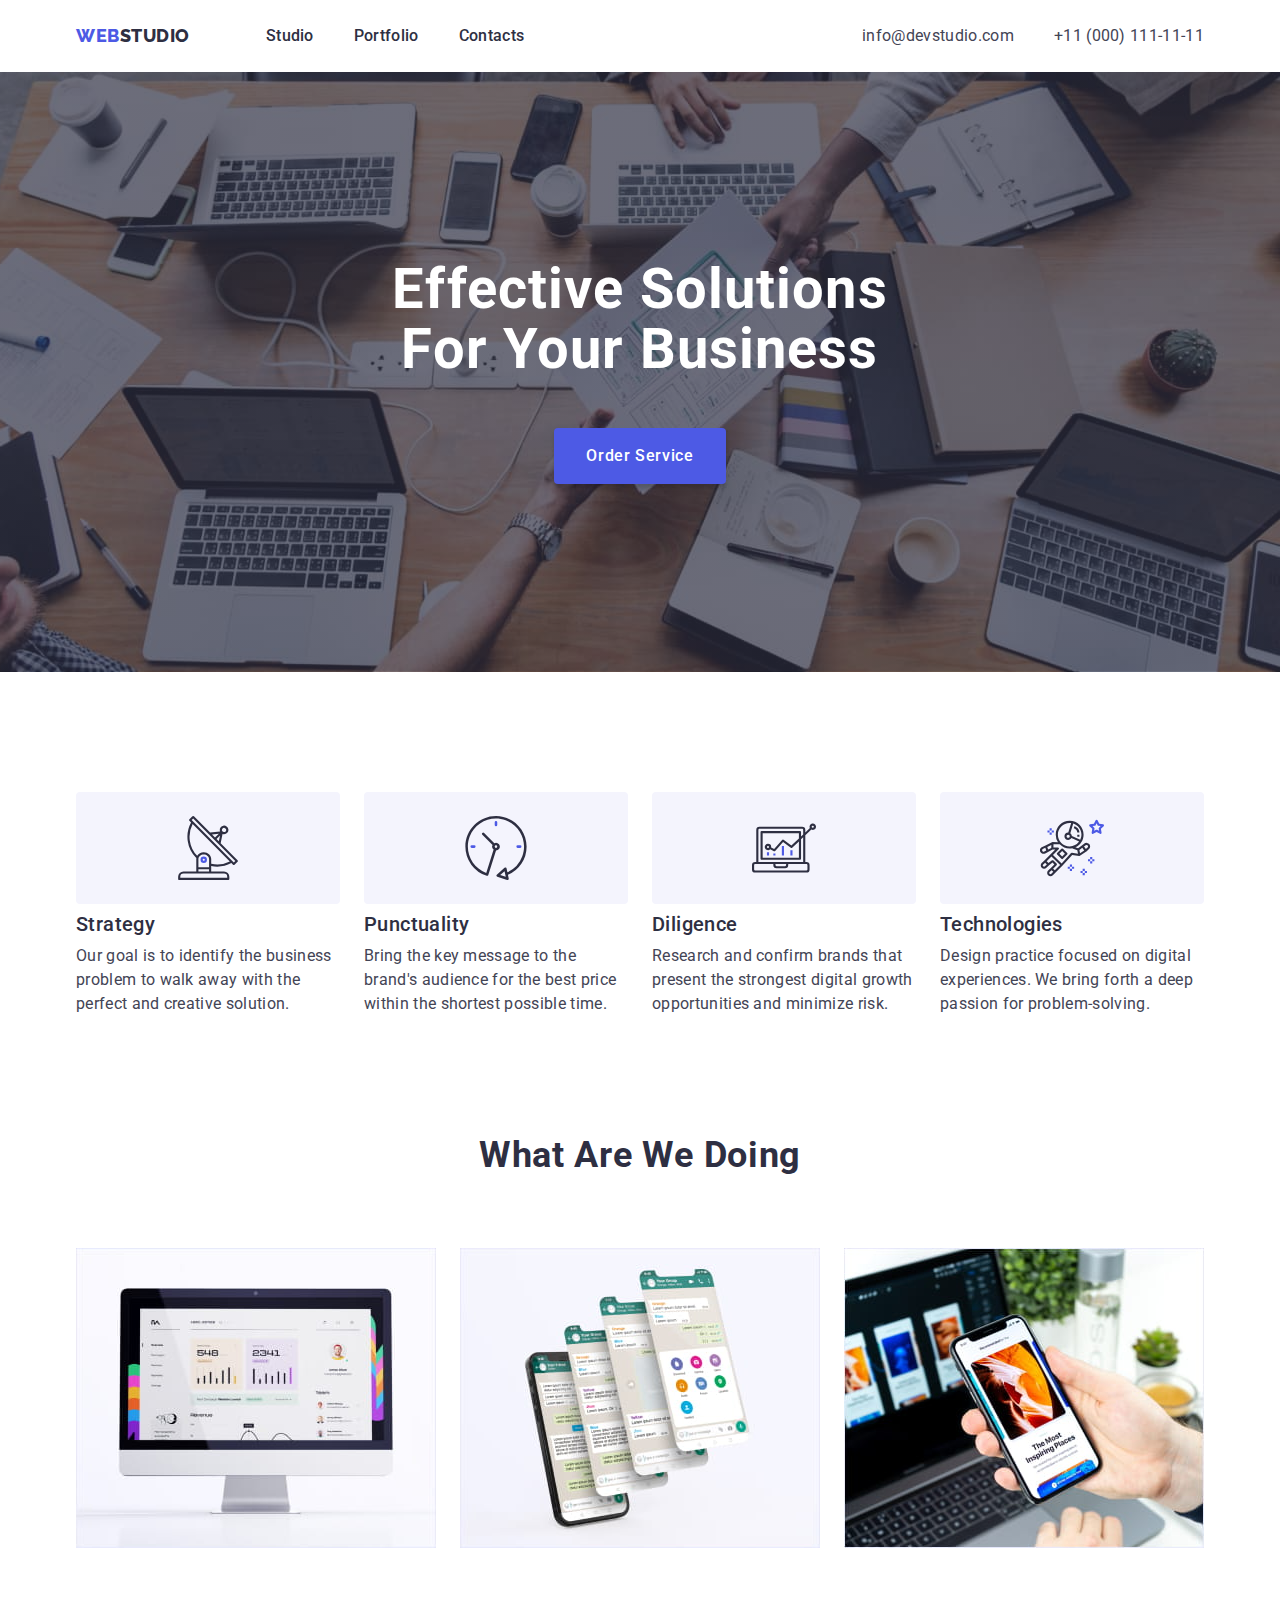
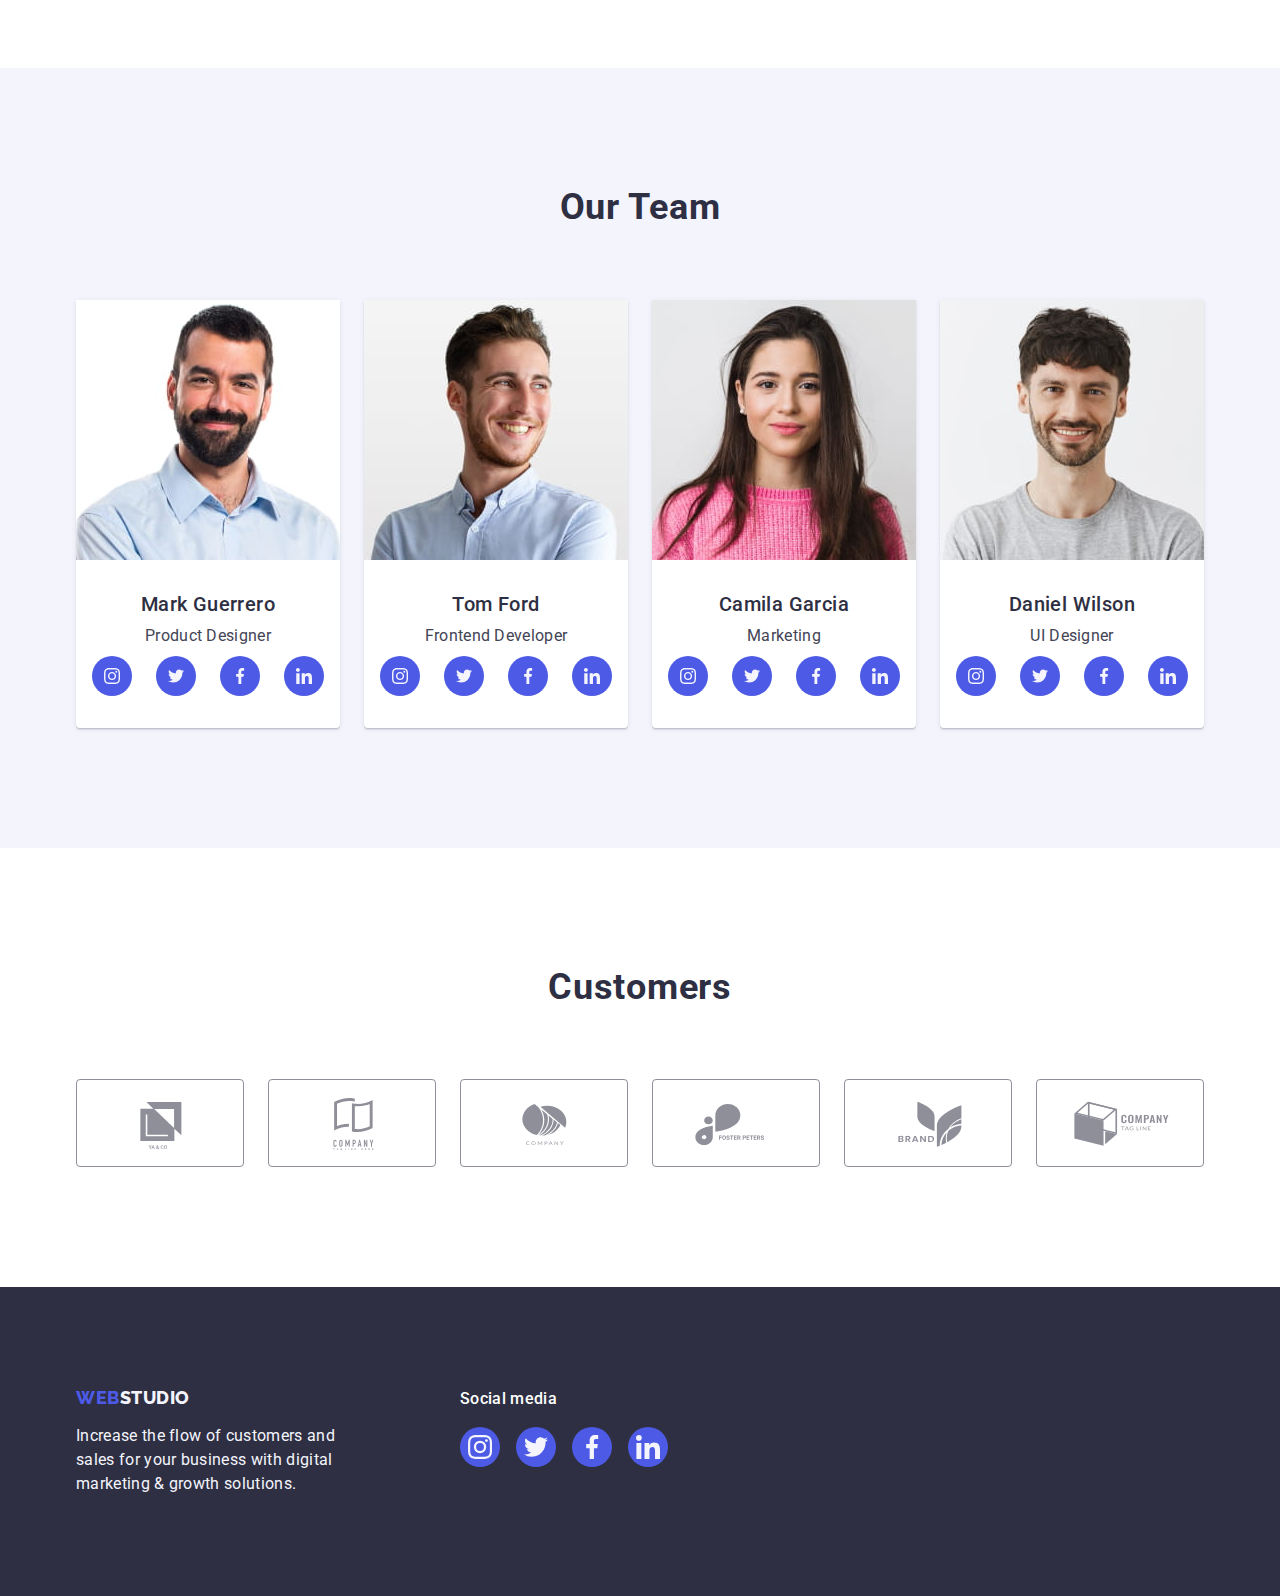
<file: index.html>
<!DOCTYPE html>
<html lang="en">
  <head>
    <meta charset="UTF-8" />
    <meta http-equiv="X-UA-Compatible" content="IE=edge" />
    <meta name="viewport" content="width=device-width, initial-scale=1.0" />
    <title>Web Studio</title>
    <!-- Founts -->
    <link rel="preconnect" href="https://fonts.googleapis.com" />
    <link rel="preconnect" href="https://fonts.gstatic.com" crossorigin />
    <link
      href="https://fonts.googleapis.com/css2?family=Raleway:wght@800&family=Roboto:wght@400;500;700;900&display=swap"
      rel="stylesheet"
    />
    <link
      rel="stylesheet"
      href="https://cdn.jsdelivr.net/npm/modern-normalize@1.1.0/modern-normalize.min.css"
    />
    <!-- Custom styles -->
    <link rel="stylesheet" href="./css/styles.css" />
  </head>
  <body>
    <!-- Header section -->
    <header class="header">
      <div class="header-container container">
        <nav class="header-nav">
          <a class="logo link" href="./index.html"
            >Web<span class="logo-dark">Studio</span></a
          >
          <ul class="header-list list">
            <li class="header-item">
              <a class="header-link link" href="./index.html">Studio</a>
            </li>
            <li class="header-item">
              <a class="header-link link" href="./portfolio.html">Portfolio</a>
            </li>
            <li class="header-item">
              <a class="header-link link" href="">Contacts</a>
            </li>
          </ul>
        </nav>
        <address class="header-contact">
          <ul class="header-contact-list list">
            <li class="header-contact-item">
              <a
                class="header-contact-link link"
                href="mailto:info@devstudio.com"
                >info@devstudio.com</a
              >
            </li>
            <li class="header-contact-item">
              <a class="header-contact-link link" href="tel:+110001111111"
                >+11 (000) 111-11-11</a
              >
            </li>
          </ul>
        </address>
      </div>
    </header>
    <main>
      <!-- Hero section -->
      <section class="hero">
        <div class="container">
          <h1 class="hero-title title">
            Effective Solutions for Your Business
          </h1>
          <button class="hero-btn btn btn-dark" type="button">
            Order Service
          </button>
        </div>
      </section>
      <!-- Features section -->
      <section class="features section">
        <div class="container">
          <h2 class="title visually-hidden">Features</h2>
          <ul class="features-list list card-set">
            <li class="features-item card-set-item">
              <div class="features-icon">
                <svg class="features-svg" width="64" height="64">
                  <use href="./images/icons.svg#features1-antenna"></use>
                </svg>
              </div>
              <h3 class="features-subtitle">Strategy</h3>
              <p class="features-undersubtitle">
                Our goal is to identify the business problem to walk away with
                the perfect and creative solution.
              </p>
            </li>
            <li class="features-item card-set-item">
              <div class="features-icon">
                <svg class="features-svg" width="64" height="64">
                  <use href="./images/icons.svg#features2-clock"></use>
                </svg>
              </div>
              <h3 class="features-subtitle">Punctuality</h3>
              <p class="features-undersubtitle">
                Bring the key message to the brand's audience for the best price
                within the shortest possible time.
              </p>
            </li>
            <li class="features-item card-set-item">
              <div class="features-icon">
                <svg class="features-svg" width="64" height="64">
                  <use href="./images/icons.svg#features3-diagram"></use>
                </svg>
              </div>
              <h3 class="features-subtitle">Diligence</h3>
              <p class="features-undersubtitle">
                Research and confirm brands that present the strongest digital
                growth opportunities and minimize risk.
              </p>
            </li>
            <li class="features-item card-set-item">
              <div class="features-icon">
                <svg class="features-svg" width="64" height="64">
                  <use href="./images/icons.svg#features4-astronaut"></use>
                </svg>
              </div>
              <h3 class="features-subtitle">Technologies</h3>
              <p class="features-undersubtitle">
                Design practice focused on digital experiences. We bring forth a
                deep passion for problem-solving.
              </p>
            </li>
          </ul>
        </div>
      </section>
      <!-- Product section -->
      <section class="product section">
        <div class="container">
          <h2 class="title">What are we doing</h2>
          <ul class="product-list list card-set">
            <li class="product-item card-set-item">
              <img
                class="product-img"
                src="./images/product/img-1.jpg"
                alt="Website development"
              />
            </li>
            <li class="product-item card-set-item">
              <img
                class="product-img"
                src="./images/product/img-2.jpg"
                alt="Mobile application development"
              />
            </li>
            <li class="product-item card-set-item">
              <img
                class="product-img"
                src="./images/product/img-3.jpg"
                alt="Commercial development"
              />
            </li>
          </ul>
        </div>
      </section>
      <!-- Team section -->
      <section class="team section">
        <div class="container">
          <h2 class="title">Our Team</h2>
          <ul class="team-list list card-set">
            <li class="team-item card-set-item">
              <img
                class="team-img"
                src="./images/team/img-1.jpg"
                alt="Product Designer - Foto"
              />
              <div class="team-wrapper">
                <h3 class="team-subtitle">Mark Guerrero</h3>
                <p class="team-undersubtitle">Product Designer</p>
                <ul class="socials list">
                  <li class="socials-item">
                    <a
                      class="socials-link link"
                      href="https://instagram.com"
                      target="_blank"
                      rel="noopener noreferrer"
                      aria-label="Instagram icon"
                    >
                      <svg class="socials-icon" width="16" height="16">
                        <use href="./images/icons.svg#social1-instagram"></use>
                      </svg>
                    </a>
                  </li>
                  <li class="socials-item">
                    <a
                      class="socials-link link"
                      href="https://twitter.com"
                      target="_blank"
                      rel="noopener noreferrer"
                      aria-label="Twitter icon"
                    >
                      <svg class="socials-icon" width="16" height="16">
                        <use href="./images/icons.svg#social2-twitter"></use>
                      </svg>
                    </a>
                  </li>
                  <li class="socials-item">
                    <a
                      class="socials-link link"
                      href="https://facebook.com"
                      target="_blank"
                      rel="noopener noreferrer"
                      aria-label="Facebook icon"
                    >
                      <svg class="socials-icon" width="16" height="16">
                        <use href="./images/icons.svg#social3-facebook"></use>
                      </svg>
                    </a>
                  </li>
                  <li class="socials-item">
                    <a
                      class="socials-link link"
                      href="https://linkedin.com"
                      target="_blank"
                      rel="noopener noreferrer"
                      aria-label="Linkedin icon"
                    >
                      <svg class="socials-icon" width="16" height="16">
                        <use href="./images/icons.svg#social4-linkedin"></use>
                      </svg>
                    </a>
                  </li>
                </ul>
              </div>
            </li>
            <li class="team-item card-set-item">
              <img
                class="team-img"
                src="./images/team/img-2.jpg"
                alt="Frontend Developer - Foto"
              />
              <div class="team-wrapper">
                <h3 class="team-subtitle">Tom Ford</h3>
                <p class="team-undersubtitle">Frontend Developer</p>
                <ul class="socials list">
                  <li class="socials-item">
                    <a
                      class="socials-link link"
                      href="https://instagram.com"
                      target="_blank"
                      rel="noopener noreferrer"
                      aria-label="Instagram icon"
                    >
                      <svg class="socials-icon" width="16" height="16">
                        <use href="./images/icons.svg#social1-instagram"></use>
                      </svg>
                    </a>
                  </li>
                  <li class="socials-item">
                    <a
                      class="socials-link link"
                      href="https://twitter.com"
                      target="_blank"
                      rel="noopener noreferrer"
                      aria-label="Twitter icon"
                    >
                      <svg class="socials-icon" width="16" height="16">
                        <use href="./images/icons.svg#social2-twitter"></use>
                      </svg>
                    </a>
                  </li>
                  <li class="socials-item">
                    <a
                      class="socials-link link"
                      href="https://facebook.com"
                      target="_blank"
                      rel="noopener noreferrer"
                      aria-label="Facebook icon"
                    >
                      <svg class="socials-icon" width="16" height="16">
                        <use href="./images/icons.svg#social3-facebook"></use>
                      </svg>
                    </a>
                  </li>
                  <li class="socials-item">
                    <a
                      class="socials-link link"
                      href="https://linkedin.com"
                      target="_blank"
                      rel="noopener noreferrer"
                      aria-label="Linkedin icon"
                    >
                      <svg class="socials-icon" width="16" height="16">
                        <use href="./images/icons.svg#social4-linkedin"></use>
                      </svg>
                    </a>
                  </li>
                </ul>
              </div>
            </li>
            <li class="team-item card-set-item">
              <img
                class="team-img"
                src="./images/team/img-3.jpg"
                alt="Marketing - Foto"
              />
              <div class="team-wrapper">
                <h3 class="team-subtitle">Camila Garcia</h3>
                <p class="team-undersubtitle">Marketing</p>
                <ul class="socials list">
                  <li class="socials-item">
                    <a
                      class="socials-link link"
                      href="https://instagram.com"
                      target="_blank"
                      rel="noopener noreferrer"
                      aria-label="Instagram icon"
                    >
                      <svg class="socials-icon" width="16" height="16">
                        <use href="./images/icons.svg#social1-instagram"></use>
                      </svg>
                    </a>
                  </li>
                  <li class="socials-item">
                    <a
                      class="socials-link link"
                      href="https://twitter.com"
                      target="_blank"
                      rel="noopener noreferrer"
                      aria-label="Twitter icon"
                    >
                      <svg class="socials-icon" width="16" height="16">
                        <use href="./images/icons.svg#social2-twitter"></use>
                      </svg>
                    </a>
                  </li>
                  <li class="socials-item">
                    <a
                      class="socials-link link"
                      href="https://facebook.com"
                      target="_blank"
                      rel="noopener noreferrer"
                      aria-label="Facebook icon"
                    >
                      <svg class="socials-icon" width="16" height="16">
                        <use href="./images/icons.svg#social3-facebook"></use>
                      </svg>
                    </a>
                  </li>
                  <li class="socials-item">
                    <a
                      class="socials-link link"
                      href="https://linkedin.com"
                      target="_blank"
                      rel="noopener noreferrer"
                      aria-label="Linkedin icon"
                    >
                      <svg class="socials-icon" width="16" height="16">
                        <use href="./images/icons.svg#social4-linkedin"></use>
                      </svg>
                    </a>
                  </li>
                </ul>
              </div>
            </li>
            <li class="team-item card-set-item">
              <img
                class="team-img"
                src="./images/team/img-4.jpg"
                alt="UI Designer - Foto"
              />
              <div class="team-wrapper">
                <h3 class="team-subtitle">Daniel Wilson</h3>
                <p class="team-undersubtitle">UI Designer</p>
                <ul class="socials list">
                  <li class="socials-item">
                    <a
                      class="socials-link link"
                      href="https://instagram.com"
                      target="_blank"
                      rel="noopener noreferrer"
                      aria-label="Instagram icon"
                    >
                      <svg class="socials-icon" width="16" height="16">
                        <use href="./images/icons.svg#social1-instagram"></use>
                      </svg>
                    </a>
                  </li>
                  <li class="socials-item">
                    <a
                      class="socials-link link"
                      href="https://twitter.com"
                      target="_blank"
                      rel="noopener noreferrer"
                      aria-label="Twitter icon"
                    >
                      <svg class="socials-icon" width="16" height="16">
                        <use href="./images/icons.svg#social2-twitter"></use>
                      </svg>
                    </a>
                  </li>
                  <li class="socials-item">
                    <a
                      class="socials-link link"
                      href="https://facebook.com"
                      target="_blank"
                      rel="noopener noreferrer"
                      aria-label="Facebook icon"
                    >
                      <svg class="socials-icon" width="16" height="16">
                        <use href="./images/icons.svg#social3-facebook"></use>
                      </svg>
                    </a>
                  </li>
                  <li class="socials-item">
                    <a
                      class="socials-link link"
                      href="https://linkedin.com"
                      target="_blank"
                      rel="noopener noreferrer"
                      aria-label="Linkedin icon"
                    >
                      <svg class="socials-icon" width="16" height="16">
                        <use href="./images/icons.svg#social4-linkedin"></use>
                      </svg>
                    </a>
                  </li>
                </ul>
              </div>
            </li>
          </ul>
        </div>
      </section>
      <!-- Customers section -->
      <section class="customers section">
        <div class="container">
          <h2 class="customers-title title">Customers</h2>
          <ul class="customers-list list">
            <li class="customers-item">
              <a
                class="customers-link link"
                href=""
                target="_blank"
                rel="noopener noreferrer"
                aria-label="Customer icon"
              >
                <svg class="customers-icon" width="104" height="56">
                  <use href="./images/icons.svg#customer1"></use>
                </svg>
              </a>
            </li>
            <li class="customers-item">
              <a
                class="customers-link link"
                href=""
                target="_blank"
                rel="noopener noreferrer"
                aria-label="Customer icon"
              >
                <svg class="customers-icon" width="104" height="56">
                  <use href="./images/icons.svg#customer2"></use>
                </svg>
              </a>
            </li>
            <li class="customers-item">
              <a
                class="customers-link link"
                href=""
                target="_blank"
                rel="noopener noreferrer"
                aria-label="Customer icon"
              >
                <svg class="customers-icon" width="104" height="56">
                  <use href="./images/icons.svg#customer3"></use>
                </svg>
              </a>
            </li>
            <li class="customers-item">
              <a
                class="customers-link link"
                href=""
                target="_blank"
                rel="noopener noreferrer"
                aria-label="Customer icon"
              >
                <svg class="customers-icon" width="104" height="56">
                  <use href="./images/icons.svg#customer4"></use>
                </svg>
              </a>
            </li>
            <li class="customers-item">
              <a
                class="customers-link link"
                href=""
                target="_blank"
                rel="noopener noreferrer"
                aria-label="Customer icon"
              >
                <svg class="customers-icon" width="104" height="56">
                  <use href="./images/icons.svg#customer5"></use>
                </svg>
              </a>
            </li>
            <li class="customers-item">
              <a
                class="customers-link link"
                href=""
                target="_blank"
                rel="noopener noreferrer"
                aria-label="Customer icon"
              >
                <svg class="customers-icon" width="104" height="56">
                  <use href="./images/icons.svg#customer6"></use>
                </svg>
              </a>
            </li>
          </ul>
        </div>
      </section>
    </main>
    <!-- Footer section -->
    <footer class="footer">
      <div class="footer-container container">
        <div class="footer-item">
          <a class="logo link footer-logo" href="./index.html"
            >Web<span class="logo-light">Studio</span></a
          >
          <p class="footer-undersubtitle">
            Increase the flow of customers and sales for your business with
            digital marketing & growth solutions.
          </p>
        </div>
        <div class="footer-item">
          <p class="footer-item-titel">Social media</p>
          <ul class="socials list socials-footer">
            <li class="socials-item">
              <a
                class="socials-link link socials-link-footer"
                href="https://instagram.com"
                target="_blank"
                rel="noopener noreferrer"
                aria-label="Instagram icon"
              >
                <svg class="socials-icon" width="24" height="24">
                  <use href="./images/icons.svg#social1-instagram"></use>
                </svg>
              </a>
            </li>
            <li class="socials-item">
              <a
                class="socials-link link socials-link-footer"
                href="https://twitter.com"
                target="_blank"
                rel="noopener noreferrer"
                aria-label="Twitter icon"
              >
                <svg class="socials-icon" width="24" height="24">
                  <use href="./images/icons.svg#social2-twitter"></use>
                </svg>
              </a>
            </li>
            <li class="socials-item">
              <a
                class="socials-link link socials-link-footer"
                href="https://facebook.com"
                target="_blank"
                rel="noopener noreferrer"
                aria-label="Facebook icon"
              >
                <svg class="socials-icon" width="24" height="24">
                  <use href="./images/icons.svg#social3-facebook"></use>
                </svg>
              </a>
            </li>
            <li class="socials-item">
              <a
                class="socials-link link socials-link-footer"
                href="https://linkedin.com"
                target="_blank"
                rel="noopener noreferrer"
                aria-label="Linkedin icon"
              >
                <svg class="socials-icon" width="24" height="24">
                  <use href="./images/icons.svg#social4-linkedin"></use>
                </svg>
              </a>
            </li>
          </ul>
        </div>
      </div>
    </footer>
  </body>
</html>
</file>
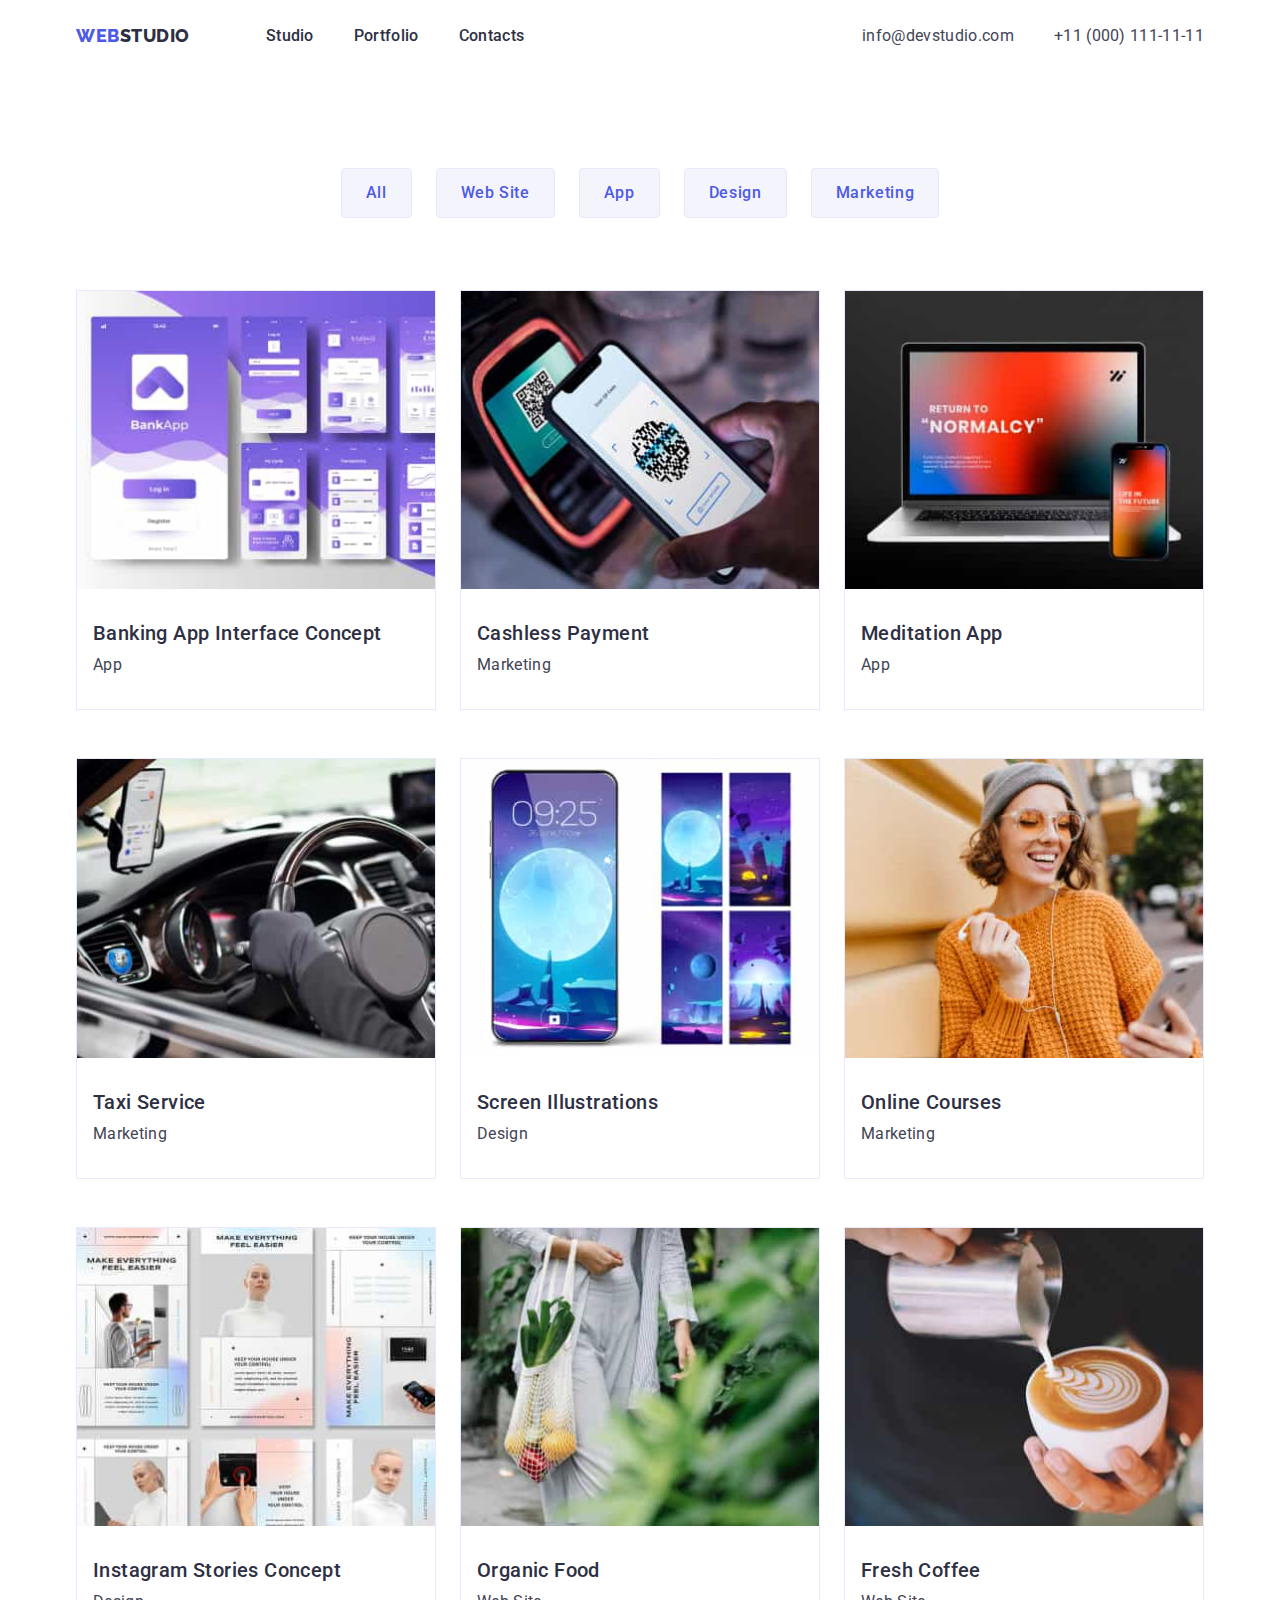
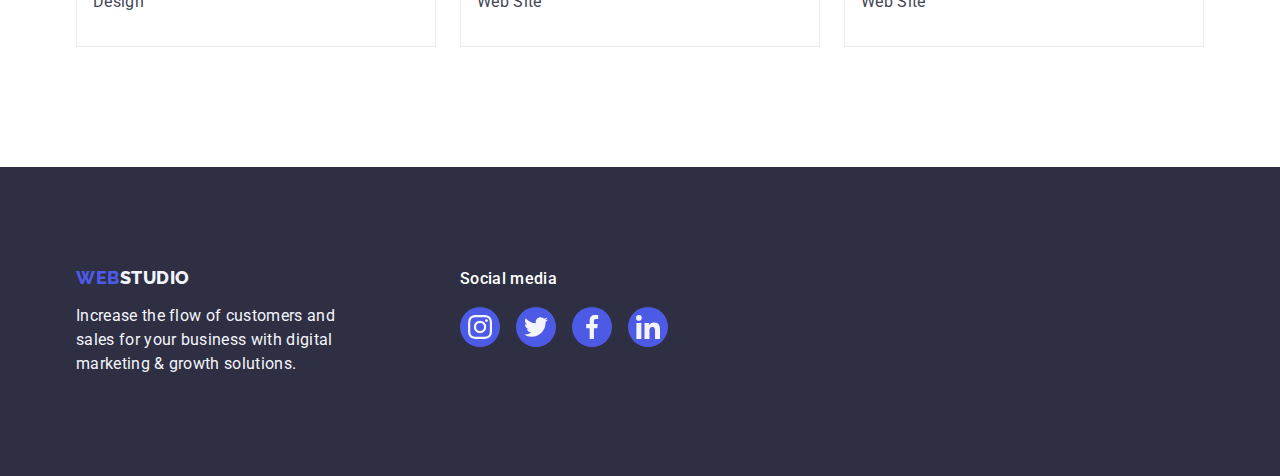
<file: portfolio.html>
<!DOCTYPE html>
<html lang="en">
  <head>
    <meta charset="UTF-8" />
    <meta http-equiv="X-UA-Compatible" content="IE=edge" />
    <meta name="viewport" content="width=device-width, initial-scale=1.0" />
    <title>Web Studio</title>
    <!-- Founts -->
    <link rel="preconnect" href="https://fonts.googleapis.com" />
    <link rel="preconnect" href="https://fonts.gstatic.com" crossorigin />
    <link
      href="https://fonts.googleapis.com/css2?family=Raleway:wght@800&family=Roboto:wght@400;500;700;900&display=swap"
      rel="stylesheet"
    />
    <link
      rel="stylesheet"
      href="https://cdn.jsdelivr.net/npm/modern-normalize@1.1.0/modern-normalize.min.css"
    />
    <!-- Custom styles -->
    <link rel="stylesheet" href="./css/styles.css" />
  </head>
  <body>
    <!-- Header section -->
    <header class="header">
      <div class="header-container container">
        <nav class="header-nav">
          <a class="logo link" href="./index.html"
            >Web<span class="logo-dark">Studio</span></a
          >
          <ul class="header-list list">
            <li class="header-item">
              <a class="header-link link" href="./index.html">Studio</a>
            </li>
            <li class="header-item">
              <a class="header-link link" href="./portfolio.html">Portfolio</a>
            </li>
            <li class="header-item">
              <a class="header-link link" href="">Contacts</a>
            </li>
          </ul>
        </nav>
        <address class="header-contact">
          <ul class="header-contact-list list">
            <li class="header-contact-item">
              <a
                class="header-contact-link link"
                href="mailto:info@devstudio.com"
                >info@devstudio.com</a
              >
            </li>
            <li class="header-contact-item">
              <a class="header-contact-link link" href="tel:+110001111111"
                >+11 (000) 111-11-11</a
              >
            </li>
          </ul>
        </address>
      </div>
    </header>
    <main>
      <!-- Portfolio section -->
      <section class="portfolio section">
        <div class="container">
          <h1 class="title visually-hidden">Portfolio</h1>
          <ul class="portfolio-filter-list list card-set">
            <li class="portfolio-filter-item">
              <button class="portfolio-filter-btn btn" type="button">
                All
              </button>
            </li>
            <li class="portfolio-filter-item">
              <button class="portfolio-filter-btn btn" type="button">
                Web Site
              </button>
            </li>
            <li class="portfolio-filter-item">
              <button class="portfolio-filter-btn btn" type="button">
                App
              </button>
            </li>
            <li class="portfolio-filter-item">
              <button class="portfolio-filter-btn btn" type="button">
                Design
              </button>
            </li>
            <li class="portfolio-filter-item">
              <button class="portfolio-filter-btn btn" type="button">
                Marketing
              </button>
            </li>
          </ul>
          <ul class="portfolio-list list card-set">
            <li class="portfolio-item card-set-item">
              <a class="portfolio-item-link link" href="">
                <img
                  class="portfolio-img"
                  src="./images/cv/img-11.jpg"
                  alt="App - Foto"
                />
                <div class="portfolio-wrapper">
                  <h2 class="portfolio-subtitle">
                    Banking App Interface Concept
                  </h2>
                  <p class="portfolio-undersubtitle">App</p>
                </div></a
              >
            </li>
            <li class="portfolio-item card-set-item">
              <a class="portfolio-item-link link" href="">
                <img
                  class="portfolio-img"
                  src="./images/cv/img-12.jpg"
                  alt="Marketing - Foto"
                />
                <div class="portfolio-wrapper">
                  <h2 class="portfolio-subtitle">Cashless Payment</h2>
                  <p class="portfolio-undersubtitle">Marketing</p>
                </div></a
              >
            </li>
            <li class="portfolio-item card-set-item">
              <a class="portfolio-item-link link" href="">
                <img
                  class="portfolio-img"
                  src="./images/cv/img-13.jpg"
                  alt="App - Foto"
                />
                <div class="portfolio-wrapper">
                  <h2 class="portfolio-subtitle">Meditation App</h2>
                  <p class="portfolio-undersubtitle">App</p>
                </div></a
              >
            </li>
            <li class="portfolio-item card-set-item">
              <a class="portfolio-item-link link" href="">
                <img
                  class="portfolio-img"
                  src="./images/cv/img-21.jpg"
                  alt="Marketing - Foto"
                />
                <div class="portfolio-wrapper">
                  <h2 class="portfolio-subtitle">Taxi Service</h2>
                  <p class="portfolio-undersubtitle">Marketing</p>
                </div></a
              >
            </li>
            <li class="portfolio-item card-set-item">
              <a class="portfolio-item-link link" href="">
                <img
                  class="portfolio-img"
                  src="./images/cv/img-22.jpg"
                  alt="Design - Foto"
                />
                <div class="portfolio-wrapper">
                  <h2 class="portfolio-subtitle">Screen Illustrations</h2>
                  <p class="portfolio-undersubtitle">Design</p>
                </div></a
              >
            </li>
            <li class="portfolio-item card-set-item">
              <a class="portfolio-item-link link" href="">
                <img
                  class="portfolio-img"
                  src="./images/cv/img-23.jpg"
                  alt="Marketing - Foto"
                />
                <div class="portfolio-wrapper">
                  <h2 class="portfolio-subtitle">Online Courses</h2>
                  <p class="portfolio-undersubtitle">Marketing</p>
                </div></a
              >
            </li>
            <li class="portfolio-item card-set-item">
              <a class="portfolio-item-link link" href="">
                <img
                  class="portfolio-img"
                  src="./images/cv/img-31.jpg"
                  alt="Design - Foto"
                />
                <div class="portfolio-wrapper">
                  <h2 class="portfolio-subtitle">Instagram Stories Concept</h2>
                  <p class="portfolio-undersubtitle">Design</p>
                </div></a
              >
            </li>
            <li class="portfolio-item card-set-item">
              <a class="portfolio-item-link link" href="">
                <img
                  class="portfolio-img"
                  src="./images/cv/img-32.jpg"
                  alt="Web Site - Foto"
                />
                <div class="portfolio-wrapper">
                  <h2 class="portfolio-subtitle">Organic Food</h2>
                  <p class="portfolio-undersubtitle">Web Site</p>
                </div></a
              >
            </li>
            <li class="portfolio-item card-set-item">
              <a class="portfolio-item-link link" href="">
                <img
                  class="portfolio-img"
                  src="./images/cv/img-33.jpg"
                  alt="Web Site - Foto"
                />
                <div class="portfolio-wrapper">
                  <h2 class="portfolio-subtitle">Fresh Coffee</h2>
                  <p class="portfolio-undersubtitle">Web Site</p>
                </div></a
              >
            </li>
          </ul>
        </div>
      </section>
    </main>
    <!-- Footer section -->
    <footer class="footer">
      <div class="footer-container container">
        <div class="footer-item">
          <a class="logo link footer-logo" href="./index.html"
            >Web<span class="logo-light">Studio</span></a
          >
          <p class="footer-undersubtitle">
            Increase the flow of customers and sales for your business with
            digital marketing & growth solutions.
          </p>
        </div>
        <div class="footer-item">
          <p class="footer-item-titel">Social media</p>
          <ul class="socials list socials-footer">
            <li class="socials-item">
              <a
                class="socials-link link socials-link-footer"
                href="https://instagram.com"
                target="_blank"
                rel="noopener noreferrer"
                aria-label="Instagram icon"
              >
                <svg class="socials-icon" width="24" height="24">
                  <use href="./images/icons.svg#social1-instagram"></use>
                </svg>
              </a>
            </li>
            <li class="socials-item">
              <a
                class="socials-link link socials-link-footer"
                href="https://twitter.com"
                target="_blank"
                rel="noopener noreferrer"
                aria-label="Twitter icon"
              >
                <svg class="socials-icon" width="24" height="24">
                  <use href="./images/icons.svg#social2-twitter"></use>
                </svg>
              </a>
            </li>
            <li class="socials-item">
              <a
                class="socials-link link socials-link-footer"
                href="https://facebook.com"
                target="_blank"
                rel="noopener noreferrer"
                aria-label="Facebook icon"
              >
                <svg class="socials-icon" width="24" height="24">
                  <use href="./images/icons.svg#social3-facebook"></use>
                </svg>
              </a>
            </li>
            <li class="socials-item">
              <a
                class="socials-link link socials-link-footer"
                href="https://linkedin.com"
                target="_blank"
                rel="noopener noreferrer"
                aria-label="Linkedin icon"
              >
                <svg class="socials-icon" width="24" height="24">
                  <use href="./images/icons.svg#social4-linkedin"></use>
                </svg>
              </a>
            </li>
          </ul>
        </div>
      </div>
    </footer>
  </body>
</html>
</file>
<file: css/styles.css>
:root {
  /* Text colors */
  --color-txt-main-slate: #434455;
  --color-txt-nav-hover-ocean: #404bbf;
  --color-txt-caption-navy-blue: #2e2f42;
  --color-txt-caption-iris: #4d5ae5;
  --color-txt-caption-cloud: #f4f4fd;
  --color-txt-white: #ffffff;
  /* BG colors */
  --color-bg-white: #ffffff;
  --color-bg-navy-blue: #2e2f42;
  --color-bg-cloud: #f4f4fd;
  --color-bg-iris: #4d5ae5;
  --color-bg-hover-ocean: #404bbf;
  --color-bg-btn-cloud: #f4f4fd;
  --color-bg-green: #31d0aa;
  /* Border colors */
  --color-border-cornflower: #e7e9fc;
  --color-border-light-slate: #8e8f99;
  /* Free colors */
  --color-navy-blue-modal: #2e2f42;
  --color-grey: #2e2f42;
  --color-dairy: #fcfcfc;
  /* Founts */
  --fount-primary: Roboto, sans-serif;
  --fount-secondary: Raleway, sans-serif;
  /* Others var */
  --indent: 24px;
  --item: 4;
}
/* 
  |==========================================================
  | Base styles
  |==========================================================
*/
body {
  font-family: var(--fount-primary);
  font-weight: 400;
  font-size: 16px;
  line-height: 1.5;
  letter-spacing: 0.02em;
  color: var(--color-txt-main-slate);
  background-color: var(--color-bg-white);
}
/* Reset start styles*/
h1,
h2,
h3,
h4,
h5,
h6,
p {
  margin: 0;
}
img {
  display: block;
  width: 100%;
  height: auto;
}
.link {
  text-decoration: none;
  color: currentColor;
}
.list {
  list-style: none;
  margin: 0;
  padding: 0;
}
/* Reset end styles*/
.visually-hidden {
  position: absolute;
  width: 1px;
  height: 1px;
  margin: -1px;
  border: 0;
  padding: 0;

  white-space: nowrap;
  clip-path: inset(100%);
  clip: rect(0 0 0 0);
  overflow: hidden;
}
.container {
  width: 1158px;
  margin-left: auto;
  margin-right: auto;
  padding-left: 15px;
  padding-right: 15px;

  /* outline: 2px solid red;
  outline-offset: -2px; */
}
.section {
  padding-top: 120px;
  padding-bottom: 120px;
}
.logo {
  text-transform: uppercase;
  font-family: var(--fount-secondary);
  font-weight: 800;
  font-size: 18px;
  line-height: 1.17;
  align-items: center;
  letter-spacing: 0.03em;
  color: var(--color-txt-caption-iris);
  margin-right: 76px;
  display: block;
  padding: 24px 0;
}
.logo-light {
  color: var(--color-txt-caption-cloud);
}
.logo-dark {
  color: var(--color-txt-caption-navy-blue);
}
.btn {
  font-family: inherit;
  background-color: var(--color-bg-btn-cloud);
  cursor: pointer;
  font-weight: 500;
  align-items: center;
  text-align: center;
  letter-spacing: 0.04em;
  font-size: 16px;
  line-height: 1.5;
  min-width: 69px;
  min-height: 48px;
  padding: 11px 23px;
  border: 1px solid var(--color-border-cornflower);
  border-radius: 4px;
  /* transition: 400ms; */
}
.btn:hover,
.btn:focus {
  background-color: var(--color-bg-hover-ocean);
}
.btn-dark {
  background-color: var(--color-bg-iris);
}
.btn-dark:hover,
.btn-dark:focus {
  box-shadow: 0px 4px 4px rgba(0, 0, 0, 0.15);
}
.title {
  font-weight: 700;
  font-size: 36px;
  line-height: 1.11;
  text-align: center;
  text-transform: capitalize;
  letter-spacing: 0.02em;
  color: var(--color-txt-caption-navy-blue);
  margin-bottom: 72px;
}

/* 
  |==========================================================
  | Card set styles
  |==========================================================
*/
.card-set {
  display: flex;
  flex-wrap: wrap;
  gap: var(--indent);
}
.card-set-item {
  width: calc((100% - (var(--indent) * (var(--item) - 1))) / var(--item));
}
/* 
  |==========================================================
  | Header styles
  |==========================================================
*/

.header {
  background-color: var(--color-bg-white);
  box-shadow: 0px 2px 1px rgba(46, 47, 66, 0.08),
    0px 1px 1px rgba(46, 47, 66, 0.16), 0px 1px 6px rgba(46, 47, 66, 0.08);
}
.header-container {
  display: flex;
  align-items: center;
}
.header-nav {
  display: flex;
  align-items: center;
  margin-right: auto;
}
.header-list {
  font-weight: 500;
  display: flex;
  align-items: center;
  gap: 40px;
}
/* 
.header-item {
} 
*/
.header-link {
  color: var(--color-txt-caption-navy-blue);
  display: block;
  padding: 24px 0;
}
.header-link:hover,
.header-link:focus {
  color: var(--color-txt-nav-hover-ocean);
}
.header-contact {
  font-style: normal;
}
.header-contact-list {
  display: flex;
  align-items: center;
  gap: 40px;
}
/* 
.header-contact-item {
} 
*/
.header-contact-link {
  color: var(--color-txt-main-slate);
  display: block;
  padding: 24px 0;
}
.header-contact-link:hover,
.header-contact-link:focus {
  color: var(--color-txt-nav-hover-ocean);
}
/* 
  |==========================================================
  | Hero styles
  |==========================================================
*/
.hero {
  max-width: 1440px;
  margin-left: auto;
  margin-right: auto;
  background-color: var(--color-bg-navy-blue);
  padding-top: 188px;
  padding-bottom: 188px;
  background-image: linear-gradient(
      rgba(46, 47, 66, 0.7),
      rgba(46, 47, 66, 0.7)
    ),
    url(../images/hero/bg-img.jpg);
  background-repeat: no-repeat;
  background-position: center;
  background-size: cover;
  background-clip: border-box;
}
.hero-title {
  font-size: 56px;
  line-height: 1.07;
  color: var(--color-txt-white);
  max-width: 496px;
  margin: 0 auto 48px auto;
}
.hero-btn {
  color: var(--color-txt-white);
  min-width: 169px;
  min-height: 56px;
  padding: 16px 32px;
  border: 0;
  box-shadow: 0px 4px 4px rgba(0, 0, 0, 0.15);
  margin: 0 auto;
  display: block;
}
/* 
  |==========================================================
  | Features styles
  |==========================================================
*/
.features {
  background-color: var(--color-bg-white);
}
/* 
.features-list {
}
.features-item {
} 
*/
.features-icon {
  display: flex;
  justify-content: center;
  align-items: center;
  width: 264px;
  height: 112px;
  background: var(--color-bg-cloud);
  border-radius: 4px;
  margin-bottom: 8px;
}
/* 
.features-svg {
} 
*/
.features-subtitle {
  font-weight: 500;
  font-size: 20px;
  line-height: 1.2;
  color: var(--color-txt-caption-navy-blue);
  letter-spacing: 0.02em;
  margin-bottom: 8px;
}
/* 
.features-undersubtitle {
} 
*/

/* 
  |==========================================================
  | Product styles
  |==========================================================
*/
.product {
  background-color: var(--color-bg-white);
  padding-top: 0;
}
/* 
.product-list {
} 
*/
.product-item {
  --item: 3;
}
/* 
.product-img {
} 
*/
/* 
  |==========================================================
  | Team styles
  |==========================================================
*/
.team {
  background-color: var(--color-bg-cloud);
}
/* 
.team-list {
} 
*/
.team-item {
  background-color: var(--color-bg-white);
  box-shadow: 0px 1px 6px rgba(46, 47, 66, 0.08),
    0px 1px 1px rgba(46, 47, 66, 0.16), 0px 2px 1px rgba(46, 47, 66, 0.08);
  border-radius: 0px 0px 4px 4px;
}
/* 
.team-img {
} 
*/
.team-wrapper {
  padding: 32px 0;
}
.team-subtitle {
  font-weight: 500;
  font-size: 20px;
  line-height: 1.2;
  letter-spacing: 0.02em;
  text-align: center;
  color: var(--color-txt-caption-navy-blue);
  margin-bottom: 8px;
}
.team-undersubtitle {
  text-align: center;
  margin-bottom: 8px;
}
/* 
  |==========================================================
  | Socials icons styles
  |==========================================================
*/
.socials {
  display: flex;
  justify-content: center;
  gap: 24px;
}
.socials-footer {
  gap: 16px;
}
/* 
.socials-item {
} 
*/
.socials-link {
  display: flex;
  justify-content: center;
  align-items: center;
  width: 40px;
  height: 40px;
  background-color: var(--color-bg-iris);
  border-radius: 50%;
  color: var(--color-bg-cloud);
}
.socials-link:hover,
.socials-link:focus {
  background-color: var(--color-bg-hover-ocean);
}
.socials-link-footer:hover,
.socials-link-footer:focus {
  background-color: var(--color-bg-green);
}
.socials-icon {
  fill: currentColor;
}
/* 
  |==========================================================
  | Customers styles
  |==========================================================
*/
/* 
.customers {
}
*/
.customers-list {
  display: flex;
  justify-content: center;
  gap: 24px;
}
.customers-title {
  line-height: 1.1;
}
.customers-link {
  display: flex;
  justify-content: center;
  align-items: center;
  width: 168px;
  height: 88px;
  border: 1px solid var(--color-border-light-slate);
  border-radius: 4px;
  color: var(--color-border-light-slate);
}
.customers-link:hover,
.customers-link:focus {
  color: var(--color-bg-hover-ocean);
  border: 1px solid var(--color-bg-hover-ocean);
}
.customers-icon {
  fill: currentColor;
}
/* 
  |==========================================================
  | Footer styles
  |==========================================================
*/
.footer {
  background-color: var(--color-bg-navy-blue);
  padding-top: 100px;
  padding-bottom: 100px;
}
.footer-container {
  display: flex;
  align-items: baseline;
}
.footer-item {
  margin-right: 120px;
}
.footer-item-titel {
  font-weight: 500;
  color: var(--color-txt-white);
  margin-bottom: 16px;
}
.footer-logo {
  display: inline-block;
  padding: 0 0 0 0;
  margin-bottom: 16px;
}
.footer-undersubtitle {
  color: var(--color-txt-caption-cloud);
  max-width: 264px;
}
/* 
  |==========================================================
  | Portfolio styles
  |==========================================================
*/
.portfolio {
  background-color: var(--color-bg-white);
  padding-top: 96px;
}
.portfolio-list {
  row-gap: 48px;
}
.portfolio-item {
  --item: 3;
}
.portfolio-item-link {
  display: block;
  border: 1px solid var(--color-border-cornflower);
}
.portfolio-item-link:hover,
.portfolio-item-link:focus {
  /* border: 1px solid var(--color-bg-cloud); */
  box-shadow: 0px 1px 6px rgba(46, 47, 66, 0.08),
    0px 1px 1px rgba(46, 47, 66, 0.16), 0px 2px 1px rgba(46, 47, 66, 0.08);
}
/* 
.portfolio-img {
} 
*/
.portfolio-wrapper {
  padding: 32px 16px;
}
.portfolio-subtitle {
  font-weight: 500;
  font-size: 20px;
  line-height: 1.2;
  letter-spacing: 0.02em;
  color: var(--color-txt-caption-navy-blue);
  margin-bottom: 8px;
}
.portfolio-undersubtitle {
  color: var(--color-txt-main-slate);
}
.portfolio-filter-list {
  justify-content: center;
  --item: 5;
  margin-bottom: 72px;
}
/* 
.portfolio-filter-item {
} */
.portfolio-filter-btn {
  color: var(--color-bg-iris);
  padding: 12px 24px;
}
.portfolio-filter-btn:hover,
.portfolio-filter-btn:focus {
  box-shadow: 0px 3px 1px rgba(0, 0, 0, 0.1), 0px 2px 1px rgba(0, 0, 0, 0.08),
    0px 2px 2px rgba(0, 0, 0, 0.12);
  color: var(--color-txt-white);
  border: 1px solid transparent;
}
</file>
